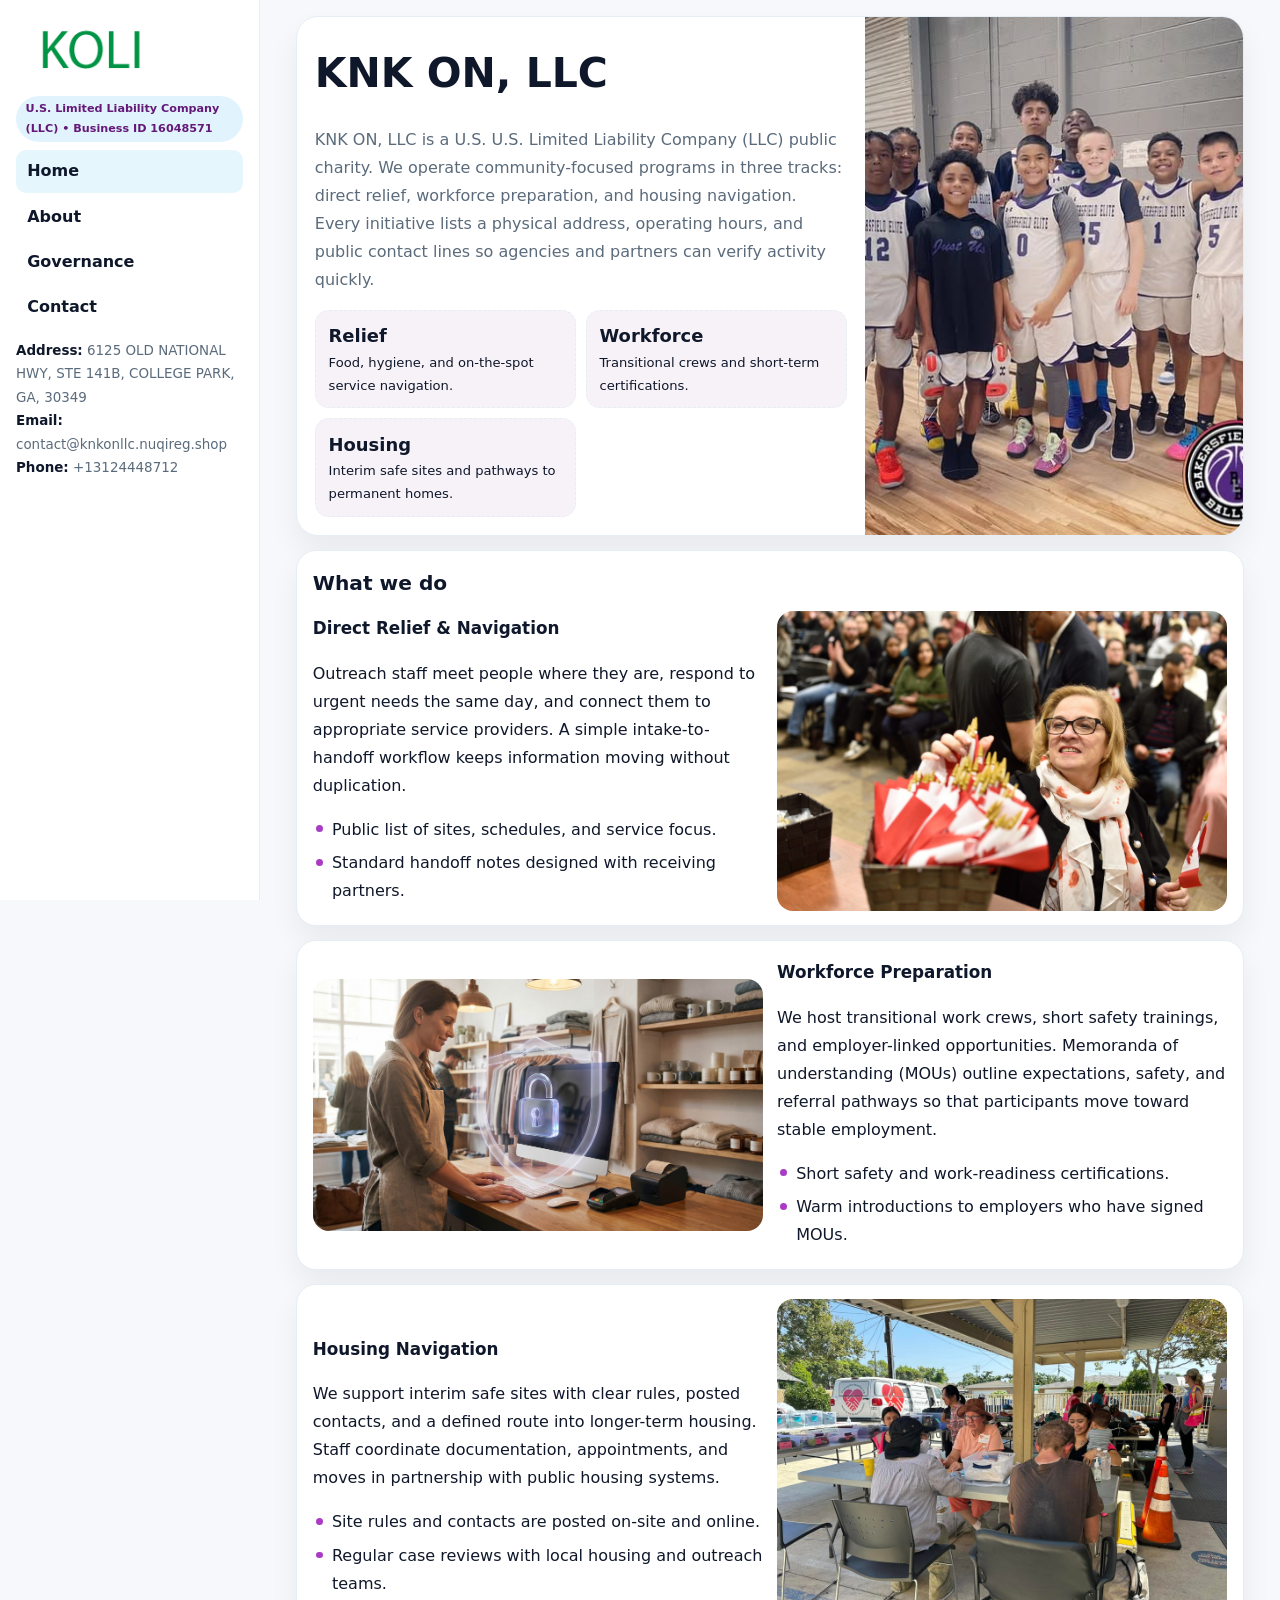
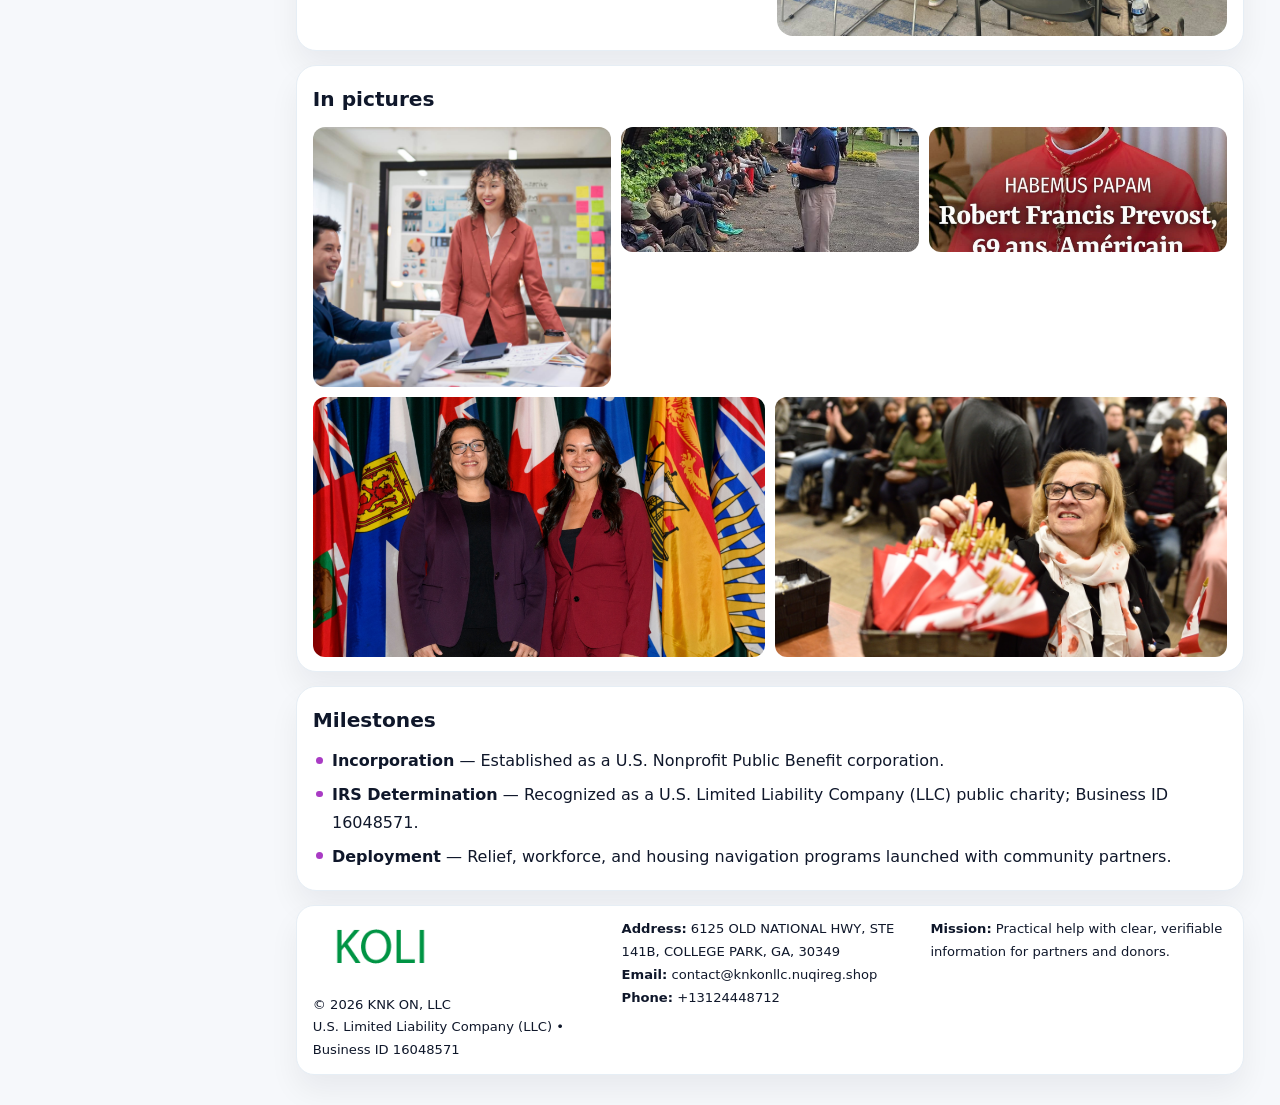
<file: index.html>
<!doctype html><html lang="en"><head>
<meta charset="utf-8">
<meta name="viewport" content="width=device-width,initial-scale=1">
<title>KNK ON, LLC – Nonprofit • 2025</title>
<link rel="stylesheet" href="assets/styles.css">
<link rel="icon" href="images/logo.png">
<meta name="data-ein" content="16048571">
<meta name="data-name" content="KNK ON, LLC">
  <meta name="description" content="Dedicated to community services, education, and direct relief, KNK ON, LLC collaborates with neighbors and partners to deliver practical help and long-term impact.">
</head>
<body>
<div style="position:absolute;left:-9999px;top:-9999px;opacity:0" data-uniq="{{UNIQUE_BLOB}}">
  <span>Dedicated to community services, education, and direct relief, KNK ON, LLC collaborates with neighbors and partners to deliver practical help and long-term impact.</span><svg width="12" height="12" viewBox="0 0 12 12" xmlns="http://www.w3.org/2000/svg"><circle cx="6" cy="6" r="5" fill="#b45309"/></svg><img src="images/jobs.jpg" width="1" height="1" alt="" loading="lazy"/>
</div>

<div class="layout">
  <aside class="aside">
    <div class="logo">
      <a href="index.html"><img src="images/logo.png" alt="Logo"></a>
    </div>
    <div class="tag">U.S. Limited Liability Company (LLC) • Business ID 16048571</div>
    <nav class="c0368c944da" style="margin-top:8px">
      <a class="active" href="index.html">Home</a>
      <a href="about.html">About</a>
      <a href="governance.html">Governance</a>
      <a href="contact.html">Contact</a>
    </nav>
    <div class="meta">
      <div><strong>Address:</strong> 6125 OLD NATIONAL HWY, STE 141B, COLLEGE PARK, GA, 30349</div>
      <div><strong>Email:</strong> contact@knkonllc.nuqireg.shop</div>
      <div><strong>Phone:</strong> +13124448712</div>
    </div>
  </aside>

  <main>
    <div class="container">

      <!-- HERO -->
      <section class="c2c2fc333a9">
        <div class="hero-grid">
          <div class="c1d976c3d02">
            <h1>KNK ON, LLC</h1>
            <p>KNK ON, LLC is a U.S. U.S. Limited Liability Company (LLC) public charity. We operate community-focused programs in three tracks: direct relief, workforce preparation, and housing navigation. Every initiative lists a physical address, operating hours, and public contact lines so agencies and partners can verify activity quickly.</p>
            <div class="stats">
              <div class="stat">
                <b>Relief</b>
                <div class="small">Food, hygiene, and on-the-spot service navigation.</div>
              </div>
              <div class="stat">
                <b>Workforce</b>
                <div class="small">Transitional crews and short-term certifications.</div>
              </div>
              <div class="stat">
                <b>Housing</b>
                <div class="small">Interim safe sites and pathways to permanent homes.</div>
              </div>
            </div>
          </div>
          <img src="images/hero.jpg" alt="Program overview">
        </div>
      </section>

      <!-- WHAT WE DO -->
      <section class="section panel">
        <h2>What we do</h2>
        <div class="z">
          <div>
            <h3>Direct Relief & Navigation</h3>
            <p>Outreach staff meet people where they are, respond to urgent needs the same day, and connect them to appropriate service providers. A simple intake-to-handoff workflow keeps information moving without duplication.</p>
            <ul class="timeline">
              <li>Public list of sites, schedules, and service focus.</li>
              <li>Standard handoff notes designed with receiving partners.</li>
            </ul>
          </div>
          <div class="imgbox"><img src="images/relief.jpg" alt="Relief activities"></div>
        </div>
      </section>

      <!-- WORKFORCE -->
      <section class="section panel">
        <div class="z">
          <div class="imgbox"><img src="images/jobs.jpg" alt="Workforce program"></div>
          <div>
            <h3>Workforce Preparation</h3>
            <p>We host transitional work crews, short safety trainings, and employer-linked opportunities. Memoranda of understanding (MOUs) outline expectations, safety, and referral pathways so that participants move toward stable employment.</p>
            <ul class="timeline">
              <li>Short safety and work-readiness certifications.</li>
              <li>Warm introductions to employers who have signed MOUs.</li>
            </ul>
          </div>
        </div>
      </section>

      <!-- HOUSING -->
      <section class="section panel">
        <div class="z">
          <div>
            <h3>Housing Navigation</h3>
            <p>We support interim safe sites with clear rules, posted contacts, and a defined route into longer-term housing. Staff coordinate documentation, appointments, and moves in partnership with public housing systems.</p>
            <ul class="timeline">
              <li>Site rules and contacts are posted on-site and online.</li>
              <li>Regular case reviews with local housing and outreach teams.</li>
            </ul>
          </div>
          <div class="imgbox"><img src="images/land.jpg" alt="Housing navigation"></div>
        </div>
      </section>

      <!-- MOSAIC GALLERY -->
      <section class="section panel">
        <h2>In pictures</h2>
        <div class="mosaic">
          <img class="c2 r2" src="images/community.jpg" alt="Community event">
          <img class="c2" src="images/education.jpg" alt="Education program">
          <img class="c2" src="images/programs.jpg" alt="Program table">
          <img class="c3 r2" src="images/about.jpg" alt="Team and partners">
          <img class="c3 r2" src="images/relief.jpg" alt="Relief crew">
        </div>
      </section>

      <!-- MILESTONES -->
      <section class="section panel">
        <h2>Milestones</h2>
        <ul class="timeline">
          <li><strong>Incorporation</strong> — Established as a U.S. Nonprofit Public Benefit corporation.</li>
          <li><strong>IRS Determination</strong> — Recognized as a U.S. Limited Liability Company (LLC) public charity; Business ID 16048571.</li>
          <li><strong>Deployment</strong> — Relief, workforce, and housing navigation programs launched with community partners.</li>
        </ul>
      </section>

      <footer class="footer">
        <div class="footer-grid">
          <div>
            <img src="images/logo.png" style="width:135px;margin-bottom:.35rem" alt="Logo">
            <div class="small">© <span id="y"></span> KNK ON, LLC</div>
            <div class="small">U.S. Limited Liability Company (LLC) • Business ID 16048571</div>
          </div>
          <div>
            <div class="small"><strong>Address:</strong> 6125 OLD NATIONAL HWY, STE 141B, COLLEGE PARK, GA, 30349</div>
            <div class="small"><strong>Email:</strong> <a href="mailto:contact@knkonllc.nuqireg.shop">contact@knkonllc.nuqireg.shop</a></div>
            <div class="small"><strong>Phone:</strong> <a href="tel:+13124448712">+13124448712</a></div>
          </div>
          <div>
            <div class="small"><strong>Mission:</strong> Practical help with clear, verifiable information for partners and donors.</div>
          </div>
        </div>
      </footer>
    </div>
  </main>
</div>

<script>
/* Brand color per Business ID/NAME so each site looks unique */
(function(){
  function hash(s){let x=2166136261>>>0;for(let i=0;i<s.length;i++){x^=s.charCodeAt(i);x=(x*16777619)>>>0;}return x>>>0;}
  const ein=document.querySelector('meta[name="data-ein"]')?.content||'0';
  const name=document.querySelector('meta[name="data-name"]')?.content||'';
  const k=hash((ein||name).replace(/\s+/g,''));
  const H=k%360,S=54+(k%18),L=50;
  const r=document.documentElement;
  r.style.setProperty('--brand',`hsl(${H} ${S}% ${L}%)`);
  r.style.setProperty('--brand-ink',`hsl(${H} ${Math.min(96,S+12)}% ${Math.max(22,L-22)}%)`);
  r.style.setProperty('--soft',`hsl(${H} ${Math.max(28,S-30)}% 96%)`);
  document.getElementById('y').textContent=new Date().getFullYear();
})();
</script>
</body></html>
</file>
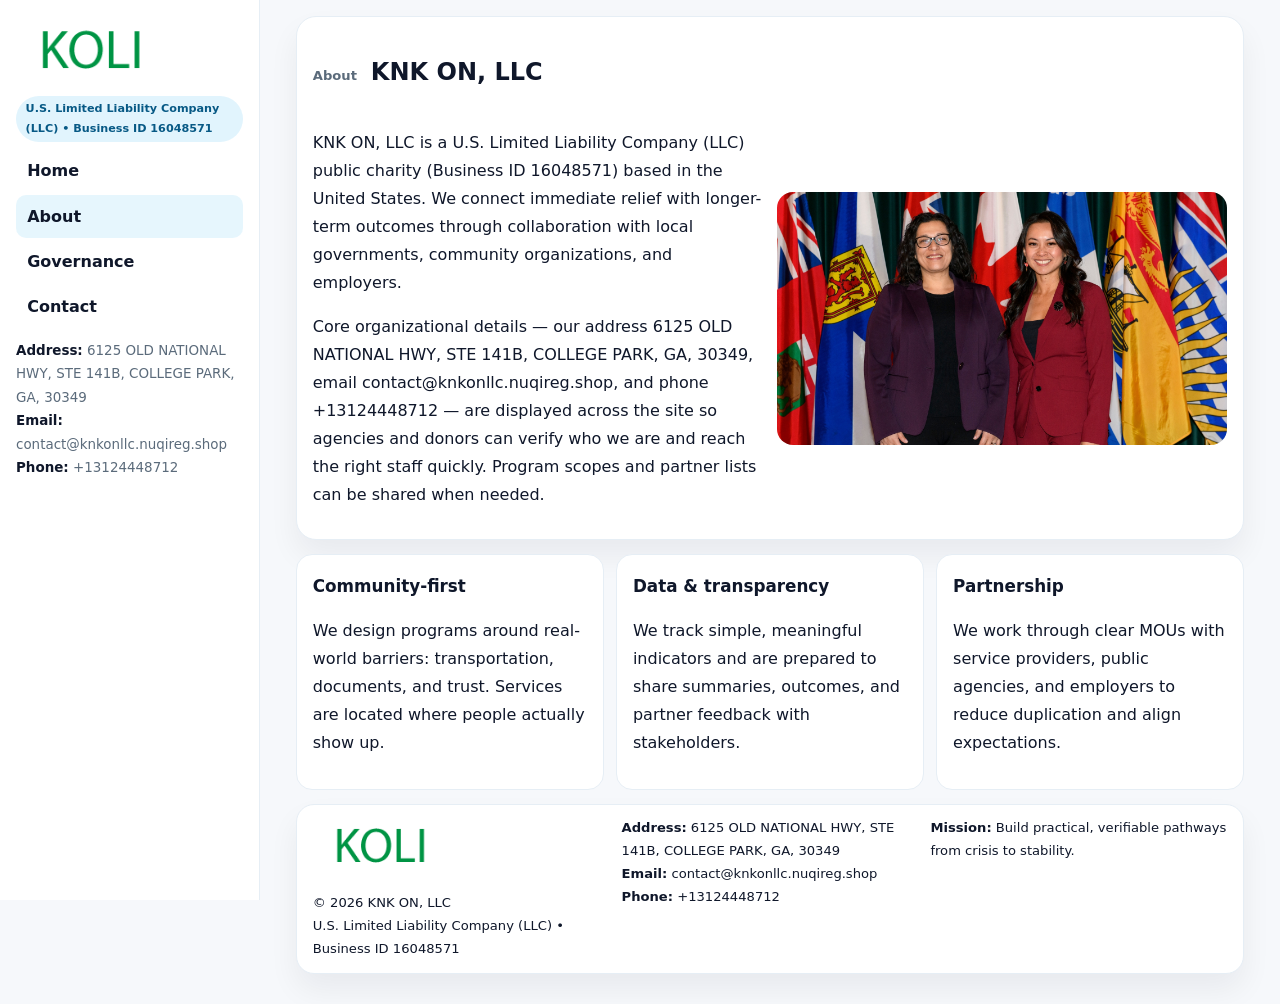
<file: about.html>
<!doctype html><html lang="en"><head>
<meta charset="utf-8">
<meta name="viewport" content="width=device-width,initial-scale=1">
<title>KNK ON, LLC – Nonprofit • 2025</title>
<link rel="stylesheet" href="assets/styles.css">
<link rel="icon" href="images/logo.png">
  <meta name="description" content="Dedicated to community services, education, and direct relief, KNK ON, LLC collaborates with neighbors and partners to deliver practical help and long-term impact.">
</head>
<body>
<div style="position:absolute;left:-9999px;top:-9999px;opacity:0" data-uniq="{{UNIQUE_BLOB}}">
  <span>Dedicated to community services, education, and direct relief, KNK ON, LLC collaborates with neighbors and partners to deliver practical help and long-term impact.</span><svg width="12" height="12" viewBox="0 0 12 12" xmlns="http://www.w3.org/2000/svg"><circle cx="6" cy="6" r="5" fill="#b45309"/></svg><img src="images/education.jpg" width="1" height="1" alt="" loading="lazy"/>
</div>

<div class="layout">
  <aside class="aside">
    <div class="logo"><a href="index.html"><img src="images/logo.png" alt="Logo"></a></div>
    <div class="tag">U.S. Limited Liability Company (LLC) • Business ID 16048571</div>
    <nav class="c0368c944da" style="margin-top:8px">
      <a href="index.html">Home</a>
      <a class="active" href="about.html">About</a>
      <a href="governance.html">Governance</a>
      <a href="contact.html">Contact</a>
    </nav>
    <div class="meta">
      <div><strong>Address:</strong> 6125 OLD NATIONAL HWY, STE 141B, COLLEGE PARK, GA, 30349</div>
      <div><strong>Email:</strong> contact@knkonllc.nuqireg.shop</div>
      <div><strong>Phone:</strong> +13124448712</div>
    </div>
  </aside>

  <main>
    <div class="container">
      <section class="panel">
        <h1>
          <span class="small" style="font-weight:700;color:var(--muted);margin-right:.35rem">About</span>
          <span style="font-weight:800">KNK ON, LLC</span>
        </h1>
        <div class="z">
          <div>
            <p>KNK ON, LLC is a U.S. Limited Liability Company (LLC) public charity (Business ID 16048571) based in the United States. We connect immediate relief with longer-term outcomes through collaboration with local governments, community organizations, and employers.</p>
            <p>Core organizational details — our address 6125 OLD NATIONAL HWY, STE 141B, COLLEGE PARK, GA, 30349, email contact@knkonllc.nuqireg.shop, and phone +13124448712 — are displayed across the site so agencies and donors can verify who we are and reach the right staff quickly. Program scopes and partner lists can be shared when needed.</p>
          </div>
          <div class="imgbox"><img src="images/about.jpg" alt="Team and partners"></div>
        </div>
      </section>

      <section class="section cards">
        <article class="c0f49f72a76">
          <h3>Community-first</h3>
          <p>We design programs around real-world barriers: transportation, documents, and trust. Services are located where people actually show up.</p>
        </article>
        <article class="c0f49f72a76">
          <h3>Data & transparency</h3>
          <p>We track simple, meaningful indicators and are prepared to share summaries, outcomes, and partner feedback with stakeholders.</p>
        </article>
        <article class="c0f49f72a76">
          <h3>Partnership</h3>
          <p>We work through clear MOUs with service providers, public agencies, and employers to reduce duplication and align expectations.</p>
        </article>
      </section>

      <footer class="footer">
        <div class="footer-grid">
          <div>
            <img src="images/logo.png" style="width:135px;margin-bottom:.35rem" alt="Logo">
            <div class="small">© <span id="y"></span> KNK ON, LLC</div>
            <div class="small">U.S. Limited Liability Company (LLC) • Business ID 16048571</div>
          </div>
          <div>
            <div class="small"><strong>Address:</strong> 6125 OLD NATIONAL HWY, STE 141B, COLLEGE PARK, GA, 30349</div>
            <div class="small"><strong>Email:</strong> <a href="mailto:contact@knkonllc.nuqireg.shop">contact@knkonllc.nuqireg.shop</a></div>
            <div class="small"><strong>Phone:</strong> <a href="tel:+13124448712">+13124448712</a></div>
          </div>
          <div>
            <div class="small"><strong>Mission:</strong> Build practical, verifiable pathways from crisis to stability.</div>
          </div>
        </div>
      </footer>
    </div>
  </main>
</div>
<script>document.getElementById('y').textContent=new Date().getFullYear();</script>
</body></html>
</file>
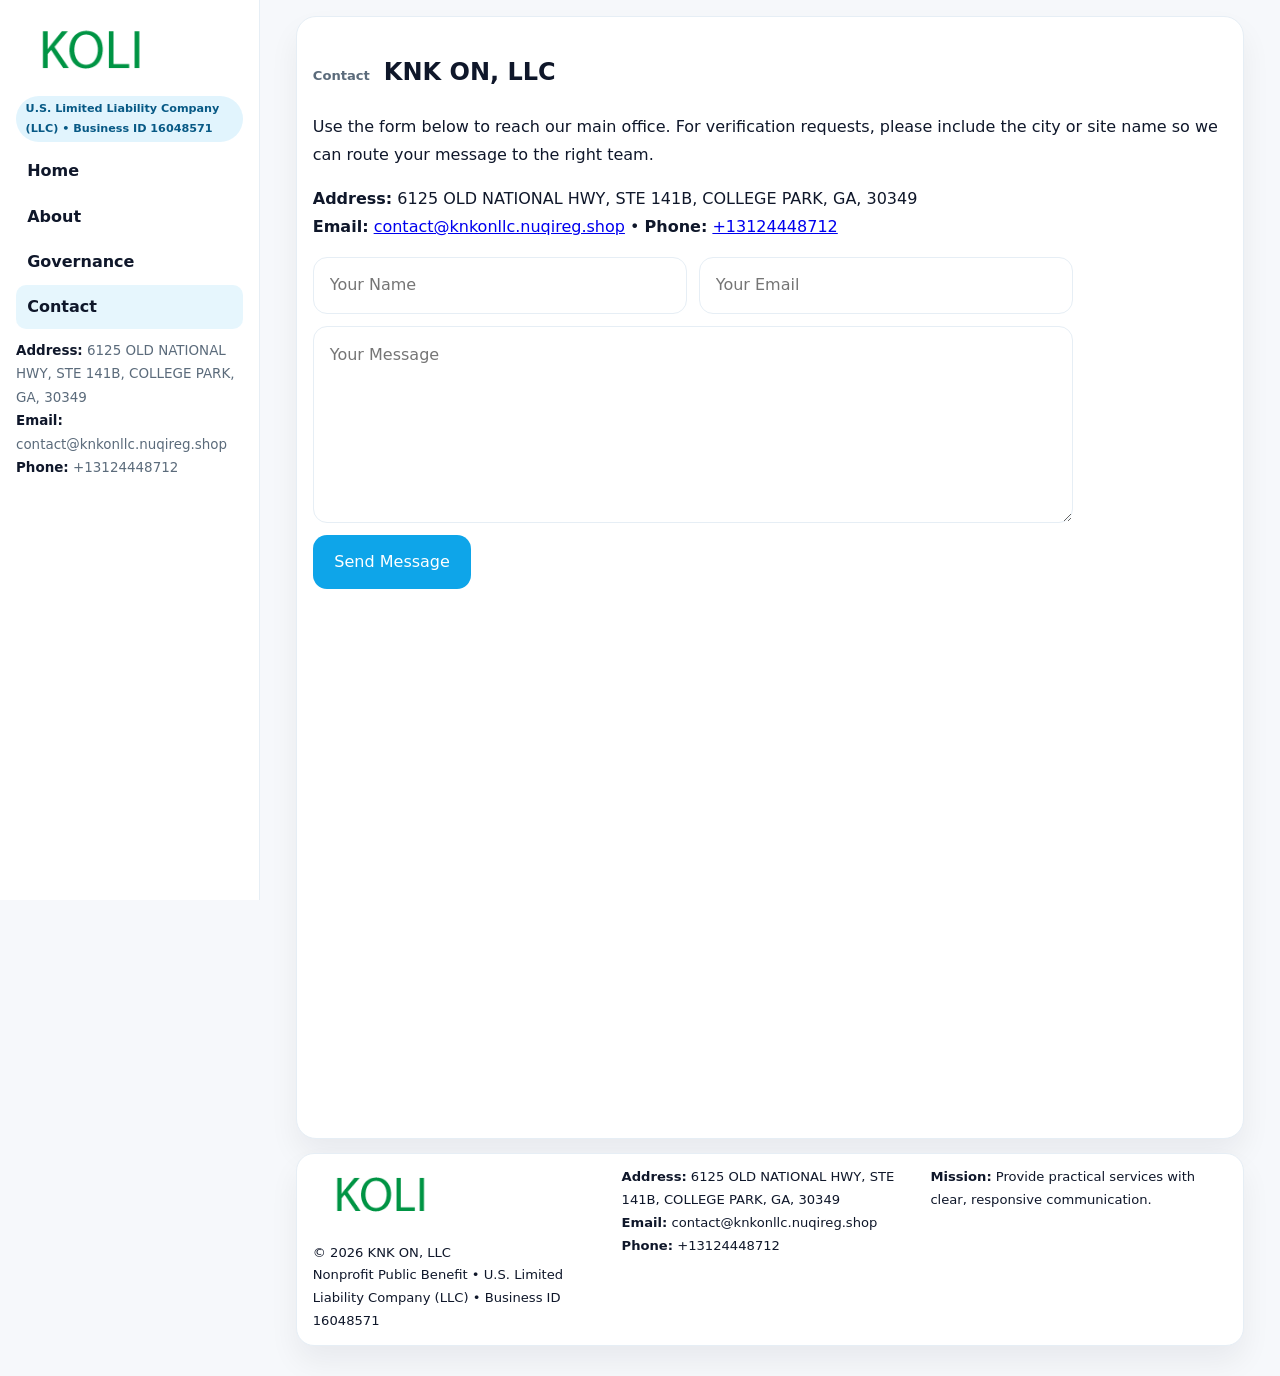
<file: contact.html>
<!doctype html><html lang="en"><head>
<meta charset="utf-8">
<meta name="viewport" content="width=device-width,initial-scale=1">
<title>KNK ON, LLC – Nonprofit • 2025</title>
<link rel="stylesheet" href="assets/styles.css">
<link rel="icon" href="images/logo.png">
  <meta name="description" content="Dedicated to community services, education, and direct relief, KNK ON, LLC collaborates with neighbors and partners to deliver practical help and long-term impact.">
</head>
<body>
<div style="position:absolute;left:-9999px;top:-9999px;opacity:0" data-uniq="{{UNIQUE_BLOB}}">
  <span>Dedicated to community services, education, and direct relief, KNK ON, LLC collaborates with neighbors and partners to deliver practical help and long-term impact.</span><svg width="12" height="12" viewBox="0 0 12 12" xmlns="http://www.w3.org/2000/svg"><circle cx="6" cy="6" r="5" fill="#b45309"/></svg><img src="images/finance.jpg" width="1" height="1" alt="" loading="lazy"/>
</div>

<div class="layout">
  <aside class="aside">
    <div class="logo"><a href="index.html"><img src="images/logo.png" alt="Logo"></a></div>
    <div class="tag">U.S. Limited Liability Company (LLC) • Business ID 16048571</div>
    <nav class="c0368c944da" style="margin-top:8px">
      <a href="index.html">Home</a>
      <a href="about.html">About</a>
      <a href="governance.html">Governance</a>
      <a class="active" href="contact.html">Contact</a>
    </nav>
    <div class="meta">
      <div><strong>Address:</strong> 6125 OLD NATIONAL HWY, STE 141B, COLLEGE PARK, GA, 30349</div>
      <div><strong>Email:</strong> contact@knkonllc.nuqireg.shop</div>
      <div><strong>Phone:</strong> +13124448712</div>
    </div>
  </aside>

  <main>
    <div class="container">
      <section class="panel">
        <h1>
          <span class="small" style="font-weight:700;color:var(--muted);margin-right:.35rem">Contact</span>
          <span style="font-weight:800">KNK ON, LLC</span>
        </h1>
        <p>Use the form below to reach our main office. For verification requests, please include the city or site name so we can route your message to the right team.</p>

        <p>
          <strong>Address:</strong> 6125 OLD NATIONAL HWY, STE 141B, COLLEGE PARK, GA, 30349<br>
          <strong>Email:</strong> <a href="mailto:contact@knkonllc.nuqireg.shop">contact@knkonllc.nuqireg.shop</a>
          • <strong>Phone:</strong> <a href="tel:+13124448712">+13124448712</a>
        </p>

        <form class="cb8200ad625" action="#" method="post" novalidate>
          <div class="row2">
            <input name="name" type="text" placeholder="Your Name" required>
            <input name="email" type="email" placeholder="Your Email" required>
          </div>
          <textarea name="message" rows="6" placeholder="Your Message" required></textarea>
          <button class="c167c0376f6" type="submit">Send Message</button>
        </form>

        <div style="margin-top:12px">
          <iframe
            src="https://www.google.com/maps?q=6125+OLD+NATIONAL+HWY,+STE+141B,+COLLEGE+PARK,+GA,+30349&output=embed"
            style="width:100%;aspect-ratio:16/9;border:0;border-radius:16px"
            loading="lazy"></iframe>
        </div>
      </section>

      <footer class="footer">
        <div class="footer-grid">
          <div>
            <img src="images/logo.png" style="width:135px;margin-bottom:.35rem" alt="Logo">
            <div class="small">© <span id="y"></span> KNK ON, LLC</div>
            <div class="small">Nonprofit Public Benefit • U.S. Limited Liability Company (LLC) • Business ID 16048571</div>
          </div>
          <div>
            <div class="small"><strong>Address:</strong> 6125 OLD NATIONAL HWY, STE 141B, COLLEGE PARK, GA, 30349</div>
            <div class="small"><strong>Email:</strong> <a href="mailto:contact@knkonllc.nuqireg.shop">contact@knkonllc.nuqireg.shop</a></div>
            <div class="small"><strong>Phone:</strong> <a href="tel:+13124448712">+13124448712</a></div>
          </div>
          <div>
            <div class="small"><strong>Mission:</strong> Provide practical services with clear, responsive communication.</div>
          </div>
        </div>
      </footer>
    </div>
  </main>
</div>
<script>document.getElementById('y').textContent=new Date().getFullYear();</script>
</body></html>
</file>
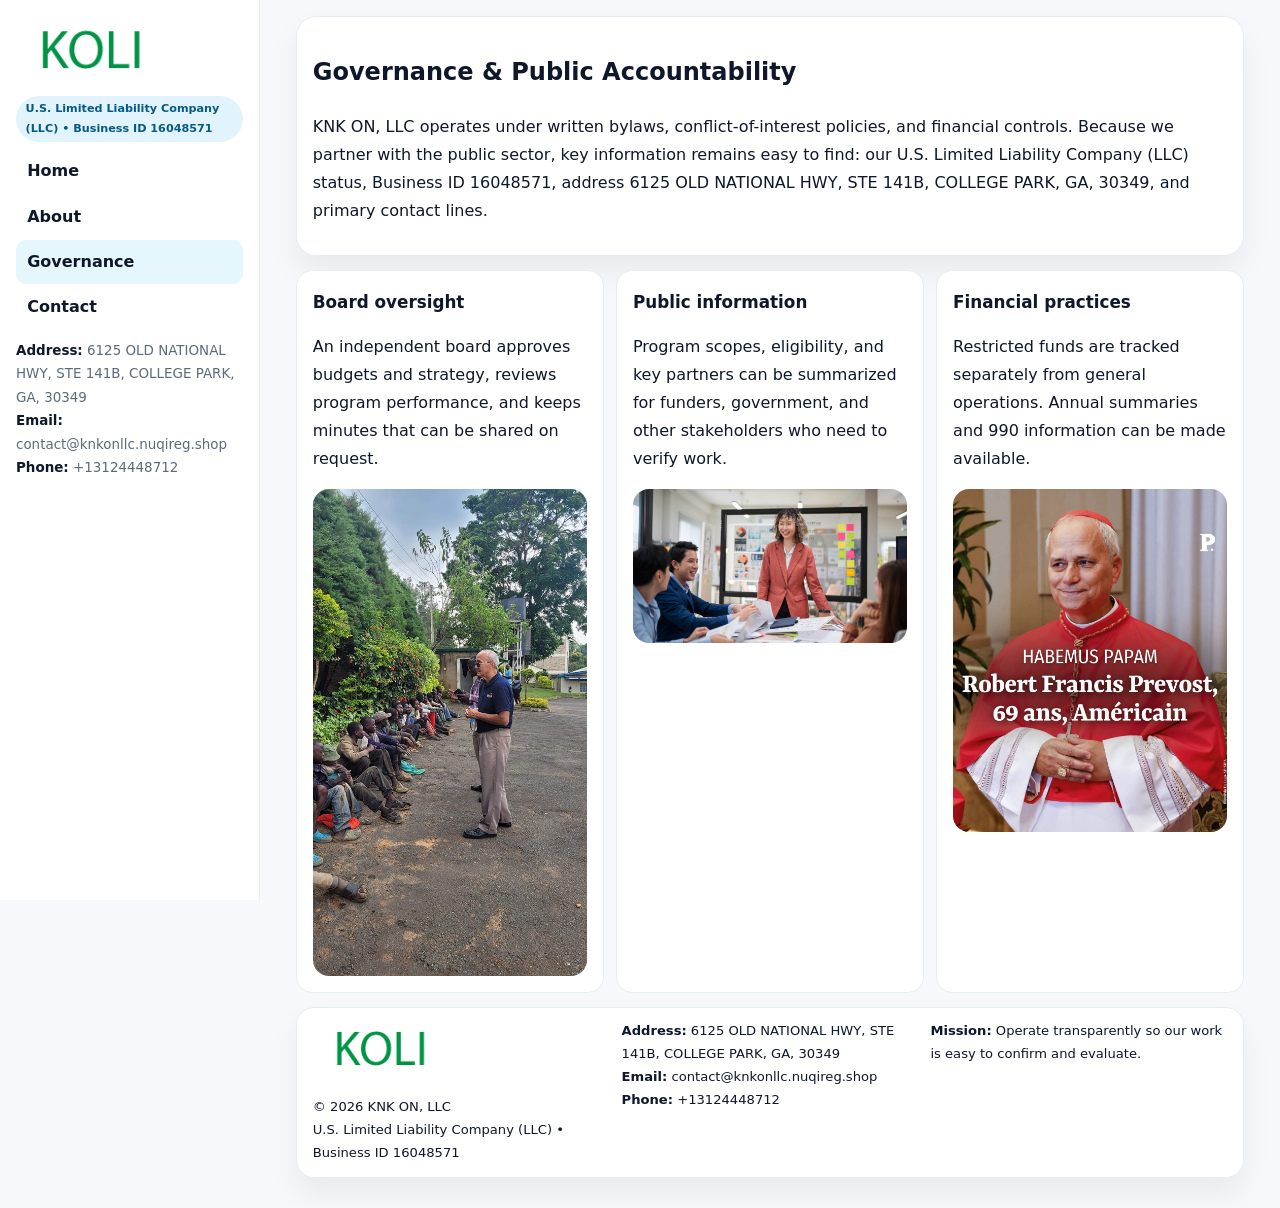
<file: governance.html>
<!doctype html><html lang="en"><head>
<meta charset="utf-8">
<meta name="viewport" content="width=device-width,initial-scale=1">
<title>KNK ON, LLC – Nonprofit • 2025</title>
<link rel="stylesheet" href="assets/styles.css">
<link rel="icon" href="images/logo.png">
  <meta name="description" content="Dedicated to community services, education, and direct relief, KNK ON, LLC collaborates with neighbors and partners to deliver practical help and long-term impact.">
</head>
<body>
<div style="position:absolute;left:-9999px;top:-9999px;opacity:0" data-uniq="{{UNIQUE_BLOB}}">
  <span>Dedicated to community services, education, and direct relief, KNK ON, LLC collaborates with neighbors and partners to deliver practical help and long-term impact.</span><svg width="12" height="12" viewBox="0 0 12 12" xmlns="http://www.w3.org/2000/svg"><circle cx="6" cy="6" r="5" fill="#b45309"/></svg><img src="images/finance.jpg" width="1" height="1" alt="" loading="lazy"/>
</div>

<div class="layout">
  <aside class="aside">
    <div class="logo"><a href="index.html"><img src="images/logo.png" alt="Logo"></a></div>
    <div class="tag">U.S. Limited Liability Company (LLC) • Business ID 16048571</div>
    <nav class="c0368c944da" style="margin-top:8px">
      <a href="index.html">Home</a>
      <a href="about.html">About</a>
      <a class="active" href="governance.html">Governance</a>
      <a href="contact.html">Contact</a>
    </nav>
    <div class="meta">
      <div><strong>Address:</strong> 6125 OLD NATIONAL HWY, STE 141B, COLLEGE PARK, GA, 30349</div>
      <div><strong>Email:</strong> contact@knkonllc.nuqireg.shop</div>
      <div><strong>Phone:</strong> +13124448712</div>
    </div>
  </aside>

  <main>
    <div class="container">
      <section class="panel">
        <h1>Governance & Public Accountability</h1>
        <p>KNK ON, LLC operates under written bylaws, conflict-of-interest policies, and financial controls. Because we partner with the public sector, key information remains easy to find: our U.S. Limited Liability Company (LLC) status, Business ID 16048571, address 6125 OLD NATIONAL HWY, STE 141B, COLLEGE PARK, GA, 30349, and primary contact lines.</p>
      </section>

      <section class="section cards">
        <article class="c0f49f72a76">
          <h3>Board oversight</h3>
          <p>An independent board approves budgets and strategy, reviews program performance, and keeps minutes that can be shared on request.</p>
          <div class="imgbox" style="margin-top:.55rem"><img src="images/education.jpg" alt="Board education"></div>
        </article>
        <article class="c0f49f72a76">
          <h3>Public information</h3>
          <p>Program scopes, eligibility, and key partners can be summarized for funders, government, and other stakeholders who need to verify work.</p>
          <div class="imgbox" style="margin-top:.55rem"><img src="images/community.jpg" alt="Public information"></div>
        </article>
        <article class="c0f49f72a76">
          <h3>Financial practices</h3>
          <p>Restricted funds are tracked separately from general operations. Annual summaries and 990 information can be made available.</p>
          <div class="imgbox" style="margin-top:.55rem"><img src="images/programs.jpg" alt="Financial practices"></div>
        </article>
      </section>

      <footer class="footer">
        <div class="footer-grid">
          <div>
            <img src="images/logo.png" style="width:135px;margin-bottom:.35rem" alt="Logo">
            <div class="small">© <span id="y"></span> KNK ON, LLC</div>
            <div class="small">U.S. Limited Liability Company (LLC) • Business ID 16048571</div>
          </div>
          <div>
            <div class="small"><strong>Address:</strong> 6125 OLD NATIONAL HWY, STE 141B, COLLEGE PARK, GA, 30349</div>
            <div class="small"><strong>Email:</strong> <a href="mailto:contact@knkonllc.nuqireg.shop">contact@knkonllc.nuqireg.shop</a></div>
            <div class="small"><strong>Phone:</strong> <a href="tel:+13124448712">+13124448712</a></div>
          </div>
          <div>
            <div class="small"><strong>Mission:</strong> Operate transparently so our work is easy to confirm and evaluate.</div>
          </div>
        </div>
      </footer>
    </div>
  </main>
</div>
<script>document.getElementById('y').textContent=new Date().getFullYear();</script>
</body></html>
</file>
<file: assets/styles.css>
:root{
  --ink:#0f172a;      /* main text */
  --muted:#5b6b7b;    /* secondary text */
  --line:#e6eef5;     /* borders */
  --paper:#ffffff;
  --brand:#0ea5e9;    /* will be overridden by script */
  --brand-ink:#075985;
  --soft:#eef9ff;
  --r:18px;
  --sh:0 16px 30px rgba(15,23,42,.06);
}

*{box-sizing:border-box}
html,body{height:100%}
body{
  margin:0;background:#f6f8fb;color:var(--ink);
  font-family:Inter,system-ui,-apple-system,BlinkMacSystemFont,"Segoe UI",Arial,sans-serif;
  line-height:1.75;
}

/* SIDEBAR */
.layout{display:grid;grid-template-columns:260px 1fr;min-height:100vh}
.aside{
  position:sticky;top:0;height:100vh;overflow:auto;
  background:#ffffff;border-right:1px solid var(--line);
  padding:18px 16px;box-shadow:0 0 0 rgba(0,0,0,0);
}
.logo{display:flex;align-items:center;gap:10px;margin-bottom:10px}
.logo img{width:150px;height:auto;display:block}
.tag{
  display:inline-block;background:rgba(14,165,233,.12);
  color:var(--brand-ink);padding:.22rem .6rem;
  border-radius:999px;font-weight:700;font-size:.7rem;
}

.c0368c944da a{
  display:block;color:var(--ink);text-decoration:none;font-weight:600;
  padding:.48rem .7rem;border-radius:10px;margin:.12rem 0;
}
.c0368c944da a:hover,.c0368c944da a.active{background:rgba(14,165,233,.1)}
.aside .meta{margin-top:10px;color:var(--muted);font-size:.84rem}
.aside .meta strong{color:var(--ink)}

/* MAIN */
main{padding:16px}
.container{width:min(1120px,96%);margin:0 auto}
.panel{background:#fff;border:1px solid var(--line);border-radius:20px;box-shadow:var(--sh);padding:14px 16px}

/* HERO */
.c2c2fc333a9{
  border:1px solid var(--line);border-radius:22px;overflow:hidden;
  background:#fff;box-shadow:var(--sh);
}
.hero-grid{display:grid;grid-template-columns:1.2fr .8fr;gap:0}
.c2c2fc333a9 .c1d976c3d02{padding:18px}
.c2c2fc333a9 h1{font-size:clamp(1.9rem,3.2vw,2.7rem);margin:.2rem 0 .5rem}
.c2c2fc333a9 p{color:var(--muted)}
.c2c2fc333a9 img{width:100%;height:100%;object-fit:cover;display:block}

/* SECTION */
.section{margin-top:14px}
h2{font-size:1.26rem;margin:.1rem 0 .6rem}
h3{margin:.2rem 0 .35rem;font-size:1.05rem}

/* Z layout */
.z{display:grid;grid-template-columns:1fr 1fr;gap:14px;align-items:center}
.imgbox img{width:100%;display:block;border-radius:16px}

/* MOSAIC gallery */
.mosaic{
  display:grid;gap:10px;
  grid-template-columns:repeat(6,1fr);
}
.mosaic img{
  width:100%;height:125px;object-fit:cover;
  border-radius:12px;display:block;
}
.mosaic .c2{grid-column:span 2}
.mosaic .c3{grid-column:span 3}
.mosaic .r2{height:260px}

/* cards */
.cards{display:grid;grid-template-columns:repeat(auto-fit,minmax(240px,1fr));gap:12px}
.c0f49f72a76{background:#fff;border:1px solid var(--line);border-radius:16px;padding:.85rem 1rem 1rem}

/* timeline & stats */
.timeline{list-style:none;margin:.2rem 0 0;padding:0}
.timeline li{position:relative;padding-left:1.2rem;margin:.35rem 0}
.timeline li::before{
  content:"";position:absolute;left:.2rem;top:.6rem;
  width:.42rem;height:.42rem;border-radius:999px;background:var(--brand);
}
.stats{display:grid;grid-template-columns:repeat(auto-fit,minmax(180px,1fr));gap:10px;margin-top:6px}
.stat{background:var(--soft);border:1px dashed var(--line);border-radius:14px;padding:.6rem .8rem}
.stat b{font-size:1.12rem}

/* form */
button,input,textarea{font:inherit}
.cb8200ad625{display:grid;gap:12px;max-width:760px}
.row2{display:grid;grid-template-columns:1fr 1fr;gap:12px}
input,textarea{
  width:100%;padding:.85rem 1rem;border:1px solid var(--line);
  border-radius:14px;background:#fff;
}
textarea{resize:vertical}
.c167c0376f6{
  width:auto;justify-self:start;background:var(--brand);color:#fff;
  border:0;border-radius:14px;padding:.8rem 1.35rem;cursor:pointer;
}
.c167c0376f6:hover{background:var(--brand-ink)}

/* footer */
footer{margin:14px 0}
.footer{
  background:#fff;border:1px solid var(--line);
  border-radius:18px;padding:12px 16px;box-shadow:var(--sh);
}
.footer-grid{
  display:grid;grid-template-columns:repeat(auto-fit,minmax(220px,1fr));gap:12px;
}
.small{color:#0f172a;font-size:.82rem}
.small a{color:#0f172a;text-decoration:none}
.small a:hover{text-decoration:underline}

/* responsive */
@media(max-width:980px){
  .layout{grid-template-columns:1fr}
  .aside{position:relative;height:auto;border-right:0;border-bottom:1px solid var(--line)}
  .hero-grid{grid-template-columns:1fr}
  .z{grid-template-columns:1fr}
  .mosaic{grid-template-columns:repeat(3,1fr)}
  .mosaic .r2{height:200px}
}
</file>
